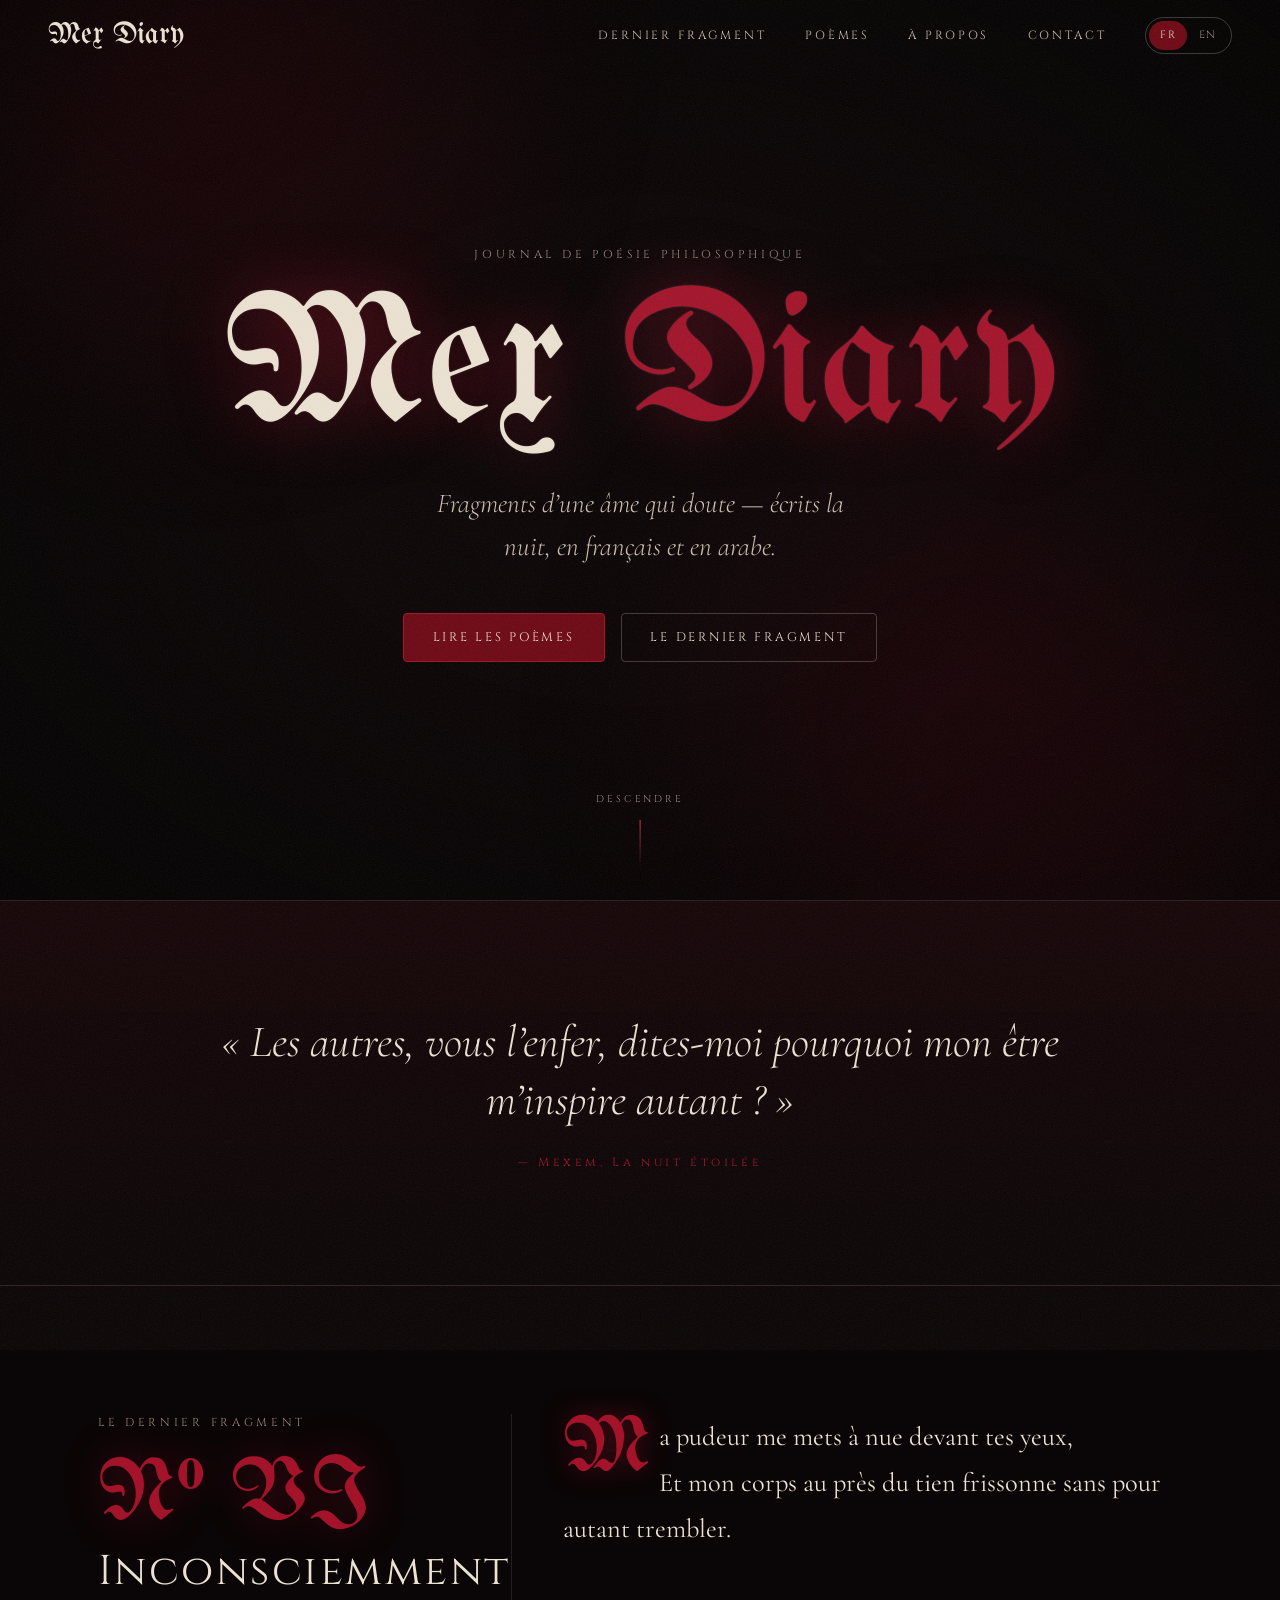
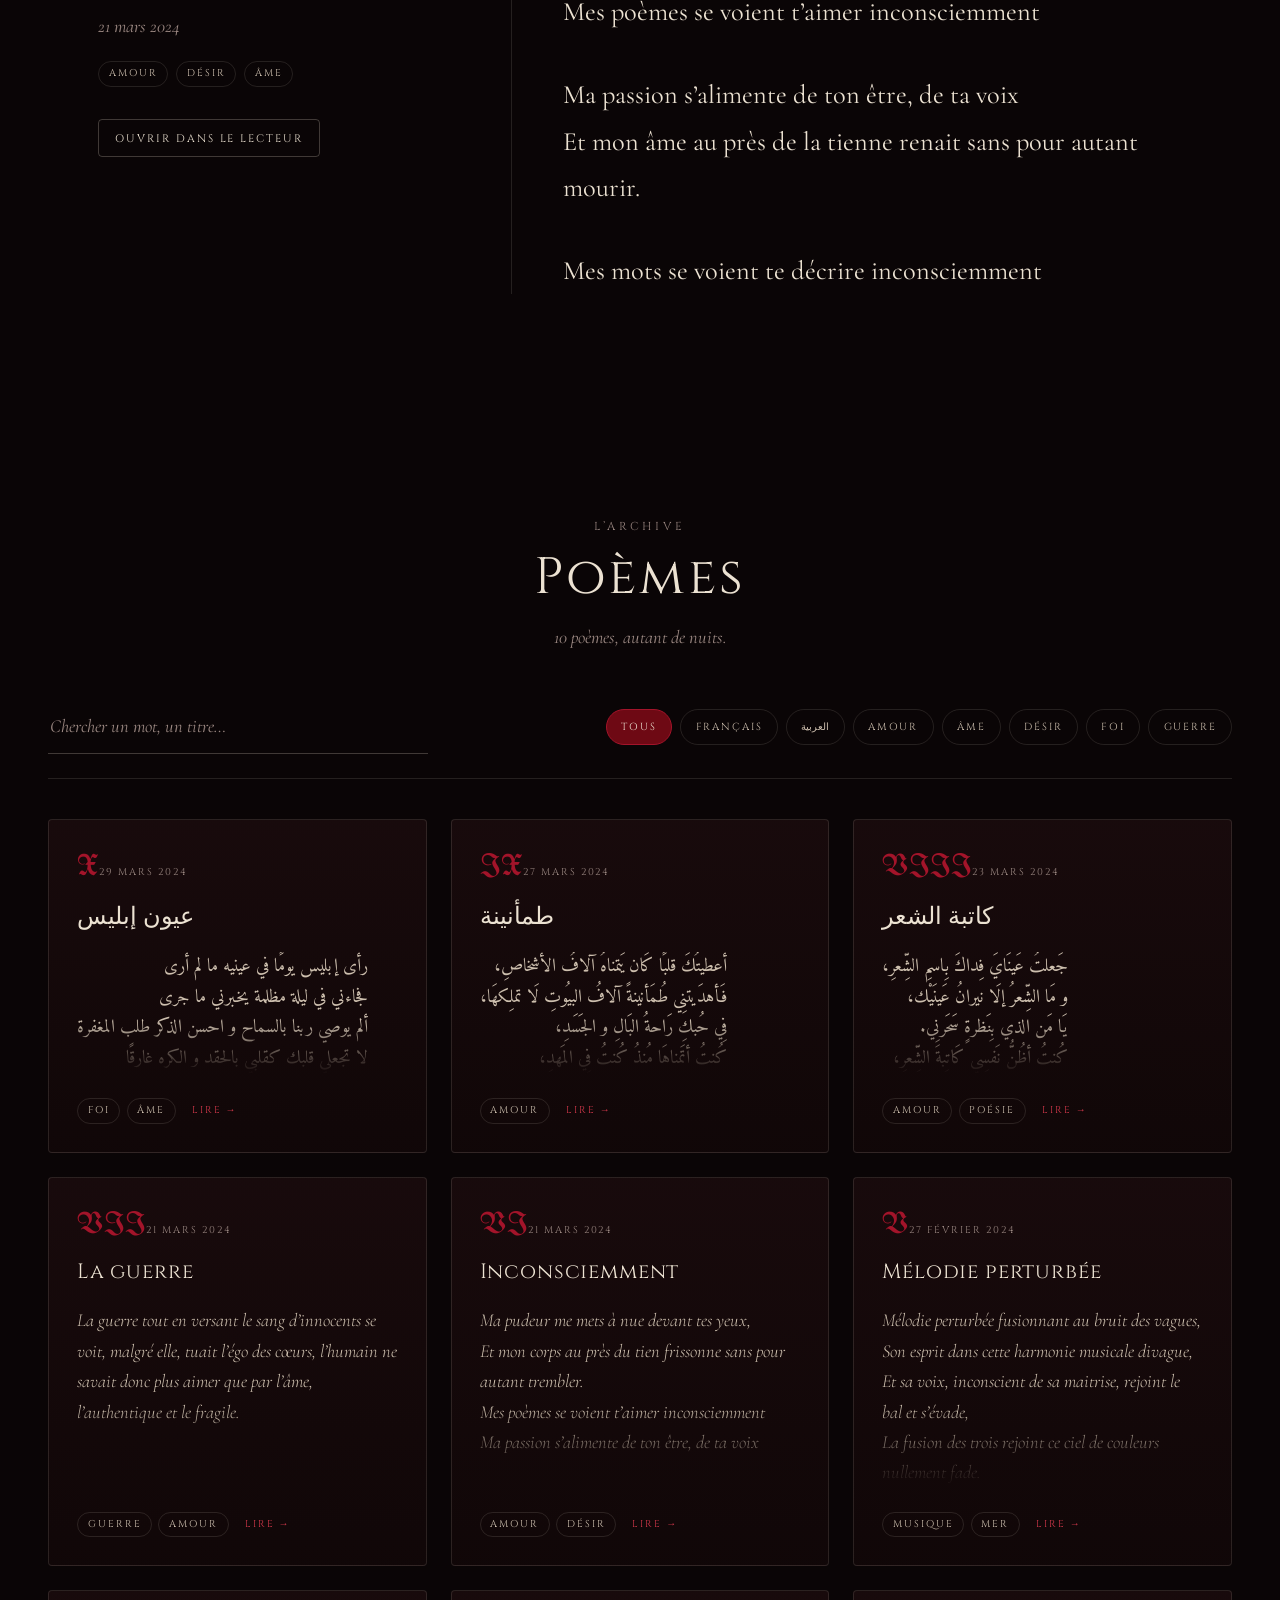
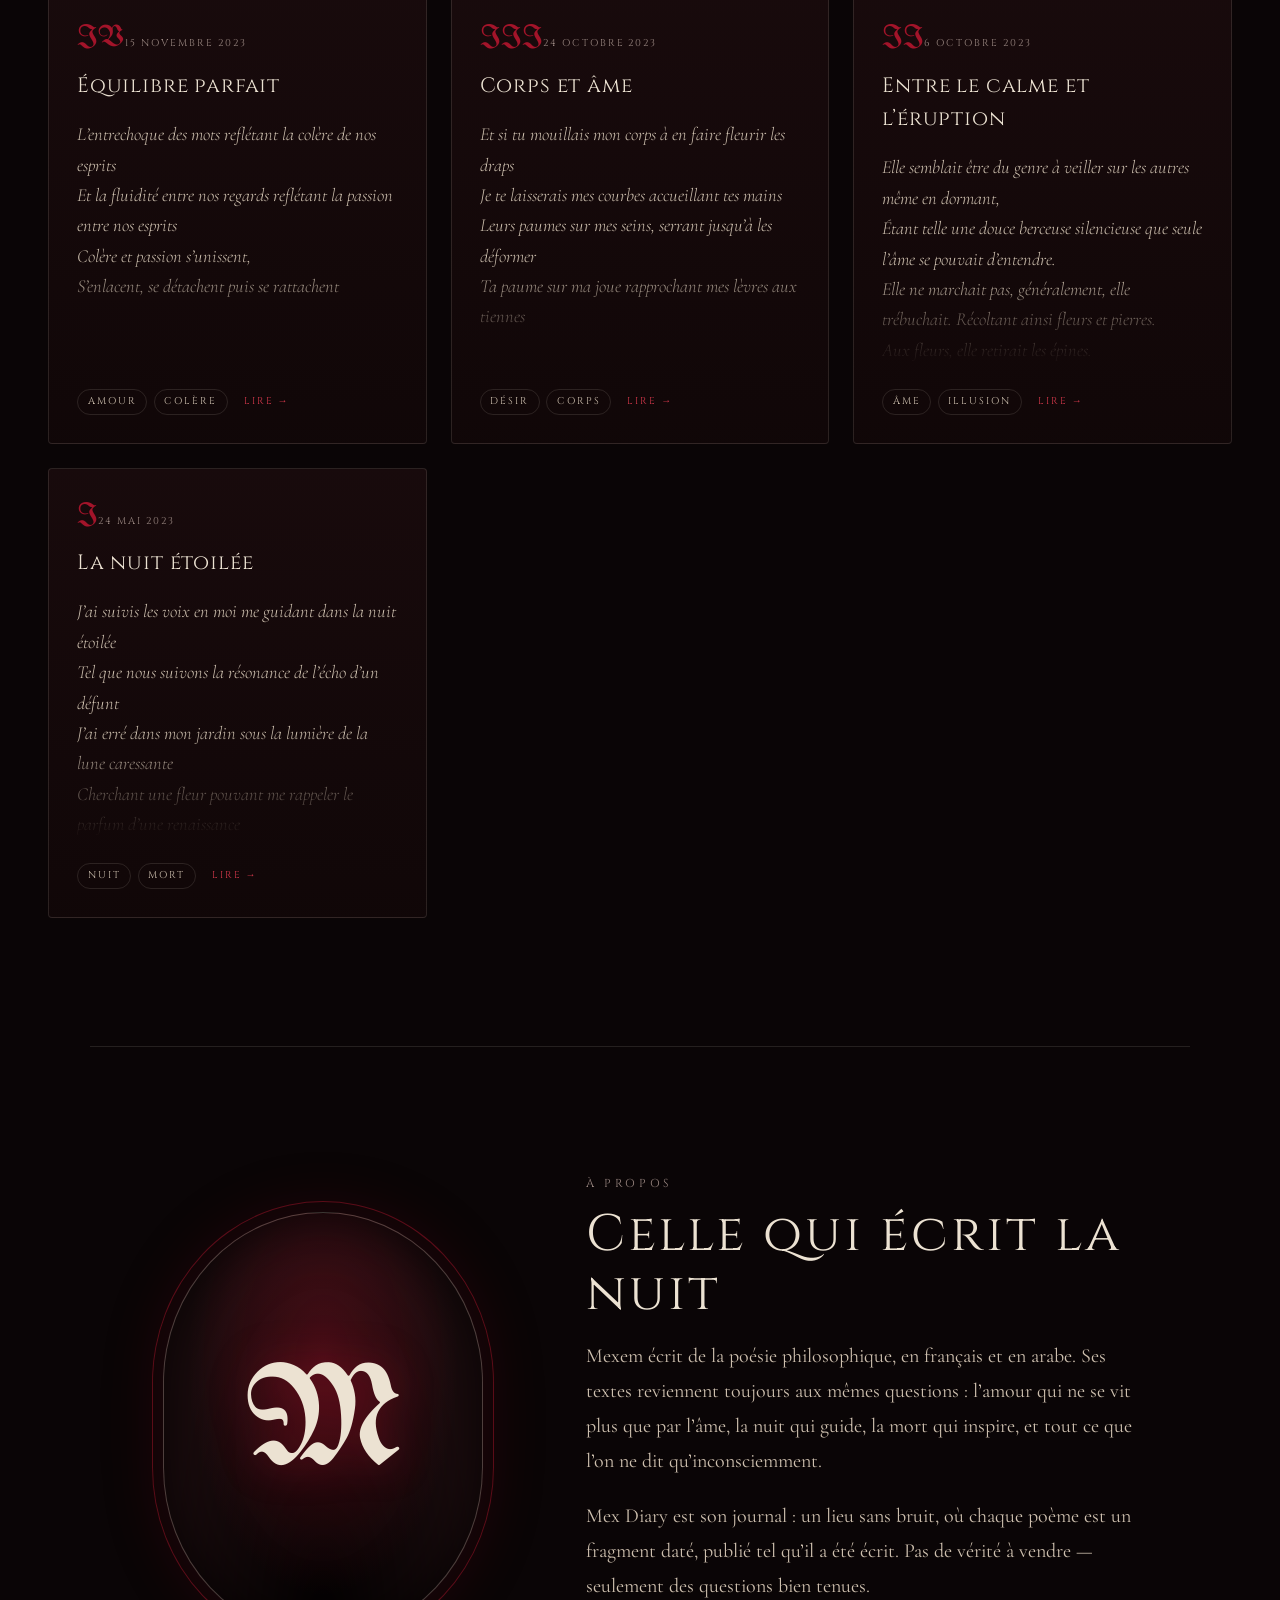
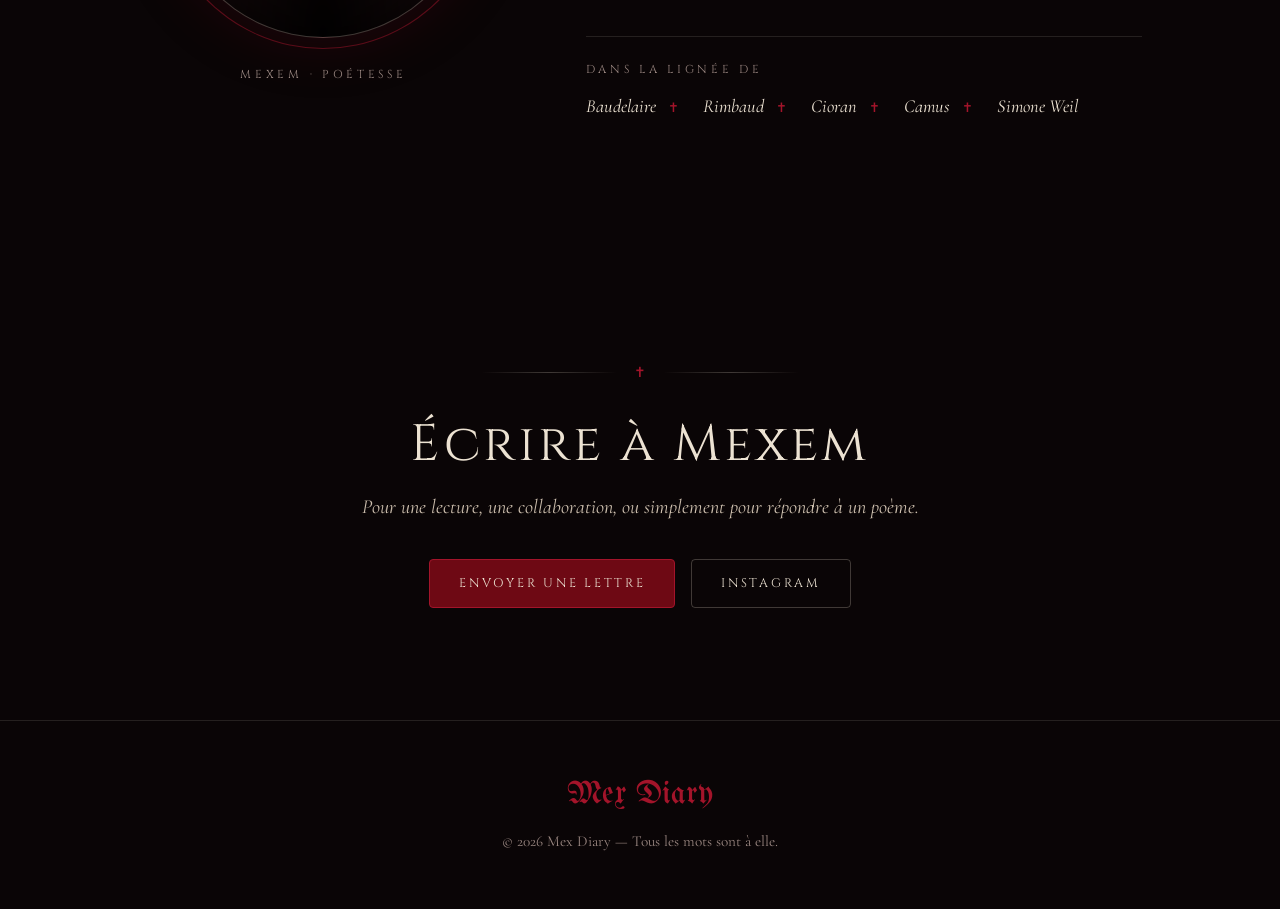
<file: index.html>
<!DOCTYPE html>
<html lang="fr">
<head>
  <meta charset="UTF-8">
  <meta name="viewport" content="width=device-width, initial-scale=1.0">
  <title>Mex Diary — Poésie philosophique</title>
  <meta name="description" content="Mex Diary : le journal de poésie philosophique de Mexem. Poèmes en français et en arabe sur l’amour, l’âme, la nuit et la mort.">
  <meta name="theme-color" content="#0a0506">
  <meta property="og:title" content="Mex Diary">
  <meta property="og:description" content="Fragments d’une âme qui doute — poésie philosophique, écrite la nuit, en français et en arabe.">
  <link rel="icon" href="data:image/svg+xml,%3Csvg xmlns='http://www.w3.org/2000/svg' viewBox='0 0 64 64'%3E%3Crect width='64' height='64' fill='%230a0506'/%3E%3Ctext x='50%25' y='54%25' dominant-baseline='middle' text-anchor='middle' font-family='serif' font-size='44' fill='%23a3142a'%3EM%3C/text%3E%3C/svg%3E">
  <link rel="preconnect" href="https://fonts.googleapis.com">
  <link rel="preconnect" href="https://fonts.gstatic.com" crossorigin>
  <link href="https://fonts.googleapis.com/css2?family=Cinzel:wght@400;600&family=Cormorant+Garamond:ital,wght@0,300;0,400;0,500;1,300;1,400;1,500&family=UnifrakturMaguntia&family=Amiri:ital,wght@0,400;0,700;1,400&display=swap" rel="stylesheet">
  <link rel="stylesheet" href="assets/css/theme.css?v=3">
  <link rel="stylesheet" href="assets/css/site.css?v=3">
</head>
<body>
  <div class="grain" aria-hidden="true"></div>
  <div class="mist" aria-hidden="true"><span></span><span></span><span></span></div>

  <!-- Navigation -->
  <header class="nav" id="nav">
    <a href="#top" class="nav-logo" aria-label="Mex Diary">Mex Diary</a>

    <nav class="nav-menu" id="navMenu" aria-label="Navigation">
      <a href="#dernier" data-i18n="nav.latest">Dernier fragment</a>
      <a href="#poemes" data-i18n="nav.poems">Poèmes</a>
      <a href="#apropos" data-i18n="nav.about">À propos</a>
      <a href="#contact" data-i18n="nav.contact">Contact</a>
      <div class="lang" role="group" aria-label="Langue / Language">
        <button type="button" data-lang="fr" aria-pressed="true">FR</button>
        <button type="button" data-lang="en" aria-pressed="false">EN</button>
      </div>
    </nav>

    <button type="button" class="burger" id="burger" aria-label="Menu" aria-expanded="false" aria-controls="navMenu">
      <span></span><span></span>
    </button>
  </header>

  <main id="top">
    <!-- Hero -->
    <section class="hero">
      <p class="eyebrow hero-eyebrow" data-i18n="hero.eyebrow">Journal de poésie philosophique</p>
      <h1 class="hero-title">Mex <span>Diary</span></h1>
      <p class="hero-lede" data-i18n="hero.lede">Fragments d’une âme qui doute — écrits la nuit, en français et en arabe.</p>
      <div class="hero-actions">
        <a href="#poemes" class="btn btn-blood" data-i18n="hero.read">Lire les poèmes</a>
        <a href="#dernier" class="btn" data-i18n="hero.latest">Le dernier fragment</a>
      </div>
      <a href="#dernier" class="hero-scroll" aria-label="Descendre">
        <span data-i18n="hero.scroll">descendre</span>
        <i aria-hidden="true"></i>
      </a>
    </section>

    <!-- Epigraph -->
    <section class="epigraph" aria-label="Épigraphe">
      <blockquote>
        <p>« Les autres, vous l’enfer, dites-moi pourquoi mon être m’inspire autant ? »</p>
        <cite>— Mexem, <span data-i18n="epigraph.source">La nuit étoilée</span></cite>
      </blockquote>
    </section>

    <!-- Featured poem -->
    <section class="featured" id="dernier" aria-labelledby="featuredTitle">
      <div class="featured-meta">
        <p class="eyebrow" data-i18n="featured.eyebrow">Le dernier fragment</p>
        <p class="featured-num" id="featuredNum"></p>
        <h2 class="featured-title" id="featuredTitle">…</h2>
        <p class="featured-date" id="featuredDate"></p>
        <div class="featured-tags" id="featuredTags"></div>
        <button type="button" class="btn btn-small" id="featuredOpen" data-i18n="featured.open">Ouvrir dans le lecteur</button>
      </div>
      <div class="featured-poem poem-body dropcap" id="featuredBody"></div>
    </section>

    <!-- Archive -->
    <section class="archive" id="poemes" aria-labelledby="archiveTitle">
      <header class="section-head">
        <p class="eyebrow" data-i18n="archive.eyebrow">L'archive</p>
        <h2 id="archiveTitle" data-i18n="archive.title">Poèmes</h2>
        <p class="section-sub" id="archiveCount"></p>
      </header>

      <div class="archive-tools">
        <label class="search">
          <span class="sr-only" data-i18n="archive.search">Chercher un poème</span>
          <input type="search" id="search" placeholder="Chercher un mot, un titre…" data-i18n-placeholder="archive.searchPh" autocomplete="off">
        </label>
        <div class="chips" id="chips" role="group" aria-label="Thèmes"></div>
      </div>

      <div class="poem-grid" id="poemGrid" aria-live="polite"></div>
      <p class="empty" id="empty" hidden data-i18n="archive.empty">Aucun poème ne répond à ce silence.</p>
    </section>

    <!-- About -->
    <section class="about" id="apropos" aria-labelledby="aboutTitle">
      <div class="portrait" aria-hidden="true">
        <div class="portrait-frame"><span>M</span></div>
        <p class="eyebrow portrait-caption">Mexem · Poétesse</p>
      </div>
      <div class="about-text">
        <p class="eyebrow" data-i18n="about.eyebrow">À propos</p>
        <h2 id="aboutTitle" data-i18n="about.title">Celle qui écrit la nuit</h2>
        <p data-i18n="about.p1">Mexem écrit de la poésie philosophique, en français et en arabe. Ses textes reviennent toujours aux mêmes questions : l’amour qui ne se vit plus que par l’âme, la nuit qui guide, la mort qui inspire, et tout ce que l’on ne dit qu’inconsciemment.</p>
        <p data-i18n="about.p2">Mex Diary est son journal : un lieu sans bruit, où chaque poème est un fragment daté, publié tel qu’il a été écrit. Pas de vérité à vendre — seulement des questions bien tenues.</p>
        <div class="influences">
          <p class="eyebrow" data-i18n="about.lineage">Dans la lignée de</p>
          <ul>
            <li>Baudelaire</li><li>Rimbaud</li><li>Cioran</li><li>Camus</li><li>Simone Weil</li>
          </ul>
        </div>
      </div>
    </section>

    <!-- Contact -->
    <section class="contact" id="contact" aria-labelledby="contactTitle">
      <div class="ornament" aria-hidden="true">✝</div>
      <h2 id="contactTitle" data-i18n="contact.title">Écrire à Mexem</h2>
      <p data-i18n="contact.text">Pour une lecture, une collaboration, ou simplement pour répondre à un poème.</p>
      <div class="contact-links">
        <!-- REPLACE with her real addresses -->
        <a class="btn btn-blood" href="mailto:contact@example.com" data-i18n="contact.email">Envoyer une lettre</a>
        <a class="btn" href="https://instagram.com/" target="_blank" rel="noopener">Instagram</a>
      </div>
    </section>
  </main>

  <footer class="footer">
    <p class="footer-logo">Mex Diary</p>
    <p data-i18n="footer.text">© 2026 Mex Diary — Tous les mots sont à elle.</p>
  </footer>

  <!-- Poem reader -->
  <dialog class="reader" id="reader" aria-labelledby="readerTitle">
    <div class="reader-inner">
      <header class="reader-head">
        <span class="eyebrow" id="readerNum"></span>
        <div class="reader-head-actions">
          <button type="button" class="reader-icon" id="readerCopy" data-i18n-title="reader.copy" title="Copier le lien" aria-label="Copier le lien">⧉</button>
          <button type="button" class="reader-icon" id="readerClose" data-i18n-title="reader.close" title="Fermer" aria-label="Fermer">✕</button>
        </div>
      </header>
      <article class="reader-article">
        <h2 class="reader-title" id="readerTitle"></h2>
        <p class="reader-date" id="readerDate"></p>
        <div class="reader-toggle" id="readerToggle" hidden role="group">
          <button type="button" data-view="fr" aria-pressed="true">Original</button>
          <button type="button" data-view="en" aria-pressed="false" data-i18n="reader.translation">Traduction</button>
        </div>
        <figure class="reader-figure" id="readerFigure" hidden><img id="readerImage" alt="" loading="lazy"></figure>
        <div class="poem-body dropcap" id="readerBody"></div>
        <div class="reader-tags" id="readerTags"></div>
      </article>
      <footer class="reader-nav">
        <button type="button" class="btn btn-small" id="readerPrev">← <span data-i18n="reader.prev">Précédent</span></button>
        <button type="button" class="btn btn-small" id="readerNext"><span data-i18n="reader.next">Suivant</span> →</button>
      </footer>
    </div>
  </dialog>

  <div class="toast" id="toast" role="status" aria-live="polite"></div>

  <script src="assets/js/common.js?v=3"></script>
  <script src="assets/js/site.js?v=3"></script>
</body>
</html>
</file>
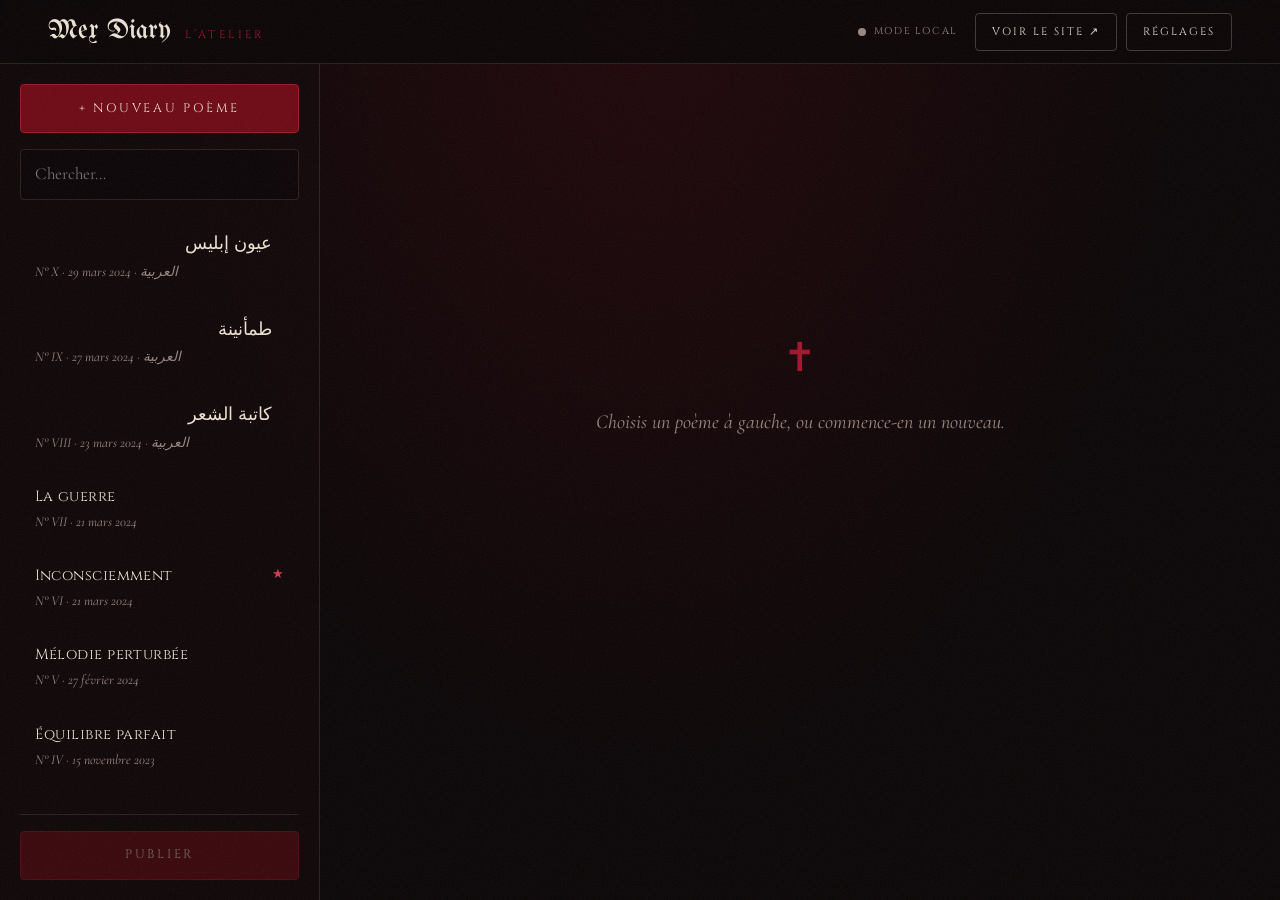
<file: admin.html>
<!DOCTYPE html>
<html lang="fr">
<head>
  <meta charset="UTF-8">
  <meta name="viewport" content="width=device-width, initial-scale=1.0">
  <meta name="robots" content="noindex, nofollow">
  <title>L’atelier — Mex Diary</title>
  <meta name="theme-color" content="#0a0506">
  <link rel="icon" href="data:image/svg+xml,%3Csvg xmlns='http://www.w3.org/2000/svg' viewBox='0 0 64 64'%3E%3Crect width='64' height='64' fill='%230a0506'/%3E%3Ctext x='50%25' y='54%25' dominant-baseline='middle' text-anchor='middle' font-family='serif' font-size='44' fill='%23a3142a'%3EM%3C/text%3E%3C/svg%3E">
  <link rel="preconnect" href="https://fonts.googleapis.com">
  <link rel="preconnect" href="https://fonts.gstatic.com" crossorigin>
  <link href="https://fonts.googleapis.com/css2?family=Cinzel:wght@400;600&family=Cormorant+Garamond:ital,wght@0,300;0,400;0,500;1,300;1,400&family=UnifrakturMaguntia&family=Amiri:wght@400;700&display=swap" rel="stylesheet">
  <link rel="stylesheet" href="assets/css/theme.css?v=3">
  <link rel="stylesheet" href="assets/css/admin.css?v=3">
</head>
<body>
  <div class="grain" aria-hidden="true"></div>

  <header class="bar">
    <div class="bar-brand">
      <a href="index.html" class="bar-logo">Mex Diary</a>
      <span class="bar-sub">L’atelier</span>
    </div>
    <div class="bar-actions">
      <span class="status" id="status"><i></i><span id="statusText">Mode local</span></span>
      <a href="index.html" target="_blank" rel="noopener" class="btn btn-small">Voir le site ↗</a>
      <button type="button" class="btn btn-small" id="openSettings">Réglages</button>
    </div>
  </header>

  <div class="layout">
    <!-- Poem list -->
    <aside class="side" id="side">
      <button type="button" class="btn btn-blood side-new" id="newPoem">+ Nouveau poème</button>
      <label class="side-search">
        <span class="sr-only">Chercher</span>
        <input type="search" id="listSearch" placeholder="Chercher…" autocomplete="off">
      </label>
      <ul class="list" id="list" aria-label="Poèmes"></ul>
      <div class="side-foot">
        <p id="dirtyNote" class="dirty-note" hidden></p>
        <button type="button" class="btn btn-blood side-publish" id="publish">Publier</button>
      </div>
    </aside>

    <!-- Editor -->
    <main class="editor" id="editor">
      <div class="editor-empty" id="editorEmpty">
        <p class="editor-empty-mark">✝</p>
        <p>Choisis un poème à gauche, ou commence-en un nouveau.</p>
      </div>

      <form class="form" id="form" hidden autocomplete="off">
        <div class="form-top">
          <button type="button" class="back-to-list" id="backToList">← Poèmes</button>
          <div class="tabs" role="tablist">
            <button type="button" role="tab" id="tabWrite" aria-selected="true">Écrire</button>
            <button type="button" role="tab" id="tabPreview" aria-selected="false">Aperçu</button>
          </div>
        </div>

        <div class="pane" id="paneWrite">
          <label class="field field-title">
            <span>Titre</span>
            <input type="text" id="fTitle" required placeholder="Sans titre">
          </label>

          <div class="field-row">
            <label class="field">
              <span>Date</span>
              <input type="date" id="fDate">
            </label>
            <label class="field">
              <span>Langue</span>
              <select id="fLang">
                <option value="fr">Français</option>
                <option value="ar">العربية</option>
              </select>
            </label>
            <label class="field field-check">
              <input type="checkbox" id="fFeatured">
              <span>À la une</span>
            </label>
          </div>

          <label class="field">
            <span>Thèmes <em>séparés par des virgules</em></span>
            <input type="text" id="fTags" placeholder="amour, nuit, âme">
          </label>

          <label class="field">
            <span>Poème <em>ligne vide = nouvelle strophe</em></span>
            <textarea id="fBody" rows="16" placeholder="Écris ici…" spellcheck="true"></textarea>
          </label>
          <p class="counts" id="counts"></p>

          <details class="more">
            <summary>Plus d’options</summary>
            <label class="field">
              <span>Traduction anglaise <em>facultatif</em></span>
              <textarea id="fTranslation" rows="8" lang="en"></textarea>
            </label>
            <label class="field">
              <span>Image <em>lien vers une image, facultatif</em></span>
              <input type="url" id="fImage" placeholder="https://…">
            </label>
          </details>
        </div>

        <div class="pane preview" id="panePreview" hidden>
          <p class="eyebrow" id="pvMeta"></p>
          <h2 class="pv-title" id="pvTitle"></h2>
          <figure class="pv-figure" id="pvFigure" hidden><img id="pvImage" alt=""></figure>
          <div class="poem-body dropcap" id="pvBody"></div>
          <div class="pv-tags" id="pvTags"></div>
        </div>

        <div class="form-actions">
          <button type="button" class="btn btn-small danger" id="deletePoem">Supprimer</button>
          <span class="saved-hint" id="savedHint">Brouillon enregistré sur cet appareil</span>
        </div>
      </form>
    </main>
  </div>

  <!-- Settings -->
  <dialog class="settings" id="settings" aria-labelledby="settingsTitle">
    <form method="dialog" class="settings-inner" id="settingsForm">
      <header class="settings-head">
        <h2 id="settingsTitle">Réglages</h2>
        <button type="submit" class="icon-btn" value="cancel" aria-label="Fermer">✕</button>
      </header>

      <section>
        <h3>Publier sur GitHub</h3>
        <p class="help">Le site lit ses poèmes dans le fichier <code>poems.json</code> du dépôt GitHub. Pour que le bouton <b>Publier</b> fonctionne, l’atelier a besoin d’un jeton d’accès limité à ce dépôt.</p>
        <div class="field-row">
          <label class="field"><span>Compte GitHub</span><input type="text" id="sOwner" placeholder="nom-du-compte"></label>
          <label class="field"><span>Dépôt</span><input type="text" id="sRepo" placeholder="max-diary"></label>
        </div>
        <div class="field-row">
          <label class="field"><span>Branche</span><input type="text" id="sBranch" placeholder="main"></label>
          <label class="field"><span>Fichier</span><input type="text" id="sPath" placeholder="poems.json"></label>
        </div>
        <label class="field">
          <span>Jeton d’accès <em>reste uniquement dans ce navigateur</em></span>
          <input type="password" id="sToken" placeholder="github_pat_…" autocomplete="off">
        </label>
        <details class="help-details">
          <summary>Comment créer le jeton ?</summary>
          <ol>
            <li>Sur GitHub : <b>Settings → Developer settings → Fine-grained tokens → Generate new token</b>.</li>
            <li><b>Repository access</b> : « Only select repositories » → choisis uniquement le dépôt du site.</li>
            <li><b>Permissions → Contents</b> : « Read and write ». Rien d’autre.</li>
            <li>Copie le jeton et colle-le ici. Ne le partage jamais.</li>
          </ol>
        </details>
        <div class="settings-buttons">
          <button type="button" class="btn btn-small" id="testConn">Tester la connexion</button>
          <button type="button" class="btn btn-small" id="forgetToken">Oublier le jeton</button>
          <button type="button" class="btn btn-small btn-blood" id="saveSettings">Enregistrer</button>
        </div>
        <p class="conn-result" id="connResult" role="status"></p>
      </section>

      <section>
        <h3>Sauvegarde</h3>
        <p class="help">Télécharge tous les poèmes dans un fichier, ou recharge un fichier <code>poems.json</code>.</p>
        <div class="settings-buttons">
          <button type="button" class="btn btn-small" id="exportJson">Télécharger poems.json</button>
          <label class="btn btn-small file-btn">Importer…<input type="file" id="importJson" accept="application/json,.json" hidden></label>
          <button type="button" class="btn btn-small" id="reloadRemote">Recharger depuis le site</button>
        </div>
      </section>
    </form>
  </dialog>

  <div class="toast" id="toast" role="status" aria-live="polite"></div>

  <script src="assets/js/common.js?v=3"></script>
  <script src="assets/js/admin.js?v=3"></script>
</body>
</html>
</file>
<file: assets/css/theme.css>
/* Mex Diary — shared gothic theme (site + dashboard) */
*, *::before, *::after { margin: 0; padding: 0; box-sizing: border-box; }

:root {
  color-scheme: dark;

  --ink: #0a0506;
  --ink-2: #120809;
  --ink-3: #1b0c0e;
  --blood: #6e0914;
  --crimson: #a3142a;
  --ember: #d6394c;
  --bone: #ece2d2;
  --bone-dim: #cdbfae;
  --ash: #9a8781;
  --line: rgba(236, 226, 210, 0.12);
  --line-strong: rgba(236, 226, 210, 0.24);
  --glow: 0 0 40px rgba(163, 20, 42, 0.45);

  --f-black: 'UnifrakturMaguntia', 'Old English Text MT', serif;
  --f-caps: 'Cinzel', 'Trajan Pro', serif;
  --f-serif: 'Cormorant Garamond', 'Garamond', 'Times New Roman', serif;
  --f-arabic: 'Amiri', 'Geeza Pro', 'Traditional Arabic', serif;

  --nav-h: 72px;
  --gutter: clamp(1.25rem, 4vw, 3rem);
  --radius: 4px;
}

html { scroll-behavior: smooth; -webkit-text-size-adjust: 100%; }

[hidden] { display: none !important; }

body {
  background: var(--ink);
  color: var(--bone);
  font-family: var(--f-serif);
  font-size: 1.15rem;
  line-height: 1.6;
  overflow-x: hidden;
  -webkit-font-smoothing: antialiased;
}

::selection { background: var(--crimson); color: var(--bone); }

a { color: inherit; }

button, input, textarea, select { font: inherit; color: inherit; }

:focus-visible { outline: 1px solid var(--ember); outline-offset: 3px; }

/* Film grain over everything, never blocks clicks */
.grain {
  position: fixed;
  inset: -50%;
  z-index: 900;
  pointer-events: none;
  opacity: 0.07;
  background-image: url("data:image/svg+xml,%3Csvg xmlns='http://www.w3.org/2000/svg' width='220' height='220'%3E%3Cfilter id='n'%3E%3CfeTurbulence type='fractalNoise' baseFrequency='0.85' numOctaves='3' stitchTiles='stitch'/%3E%3C/filter%3E%3Crect width='100%25' height='100%25' filter='url(%23n)'/%3E%3C/svg%3E");
  animation: grain 1.2s steps(6) infinite;
}

@keyframes grain {
  0% { transform: translate(0, 0); }
  20% { transform: translate(-3%, 2%); }
  40% { transform: translate(2%, -3%); }
  60% { transform: translate(-2%, -1%); }
  80% { transform: translate(3%, 3%); }
  100% { transform: translate(0, 0); }
}

/* Small caps label */
.eyebrow {
  font-family: var(--f-caps);
  font-size: 0.72rem;
  letter-spacing: 0.32em;
  text-transform: uppercase;
  color: var(--ash);
}

/* Ornamental divider: ——— ✝ ——— */
.ornament {
  display: flex;
  align-items: center;
  gap: 1rem;
  color: var(--crimson);
  font-size: 0.9rem;
}
.ornament::before, .ornament::after {
  content: '';
  flex: 1;
  height: 1px;
  background: linear-gradient(90deg, transparent, var(--line-strong), transparent);
}

/* Buttons */
.btn {
  display: inline-flex;
  align-items: center;
  justify-content: center;
  gap: 0.6rem;
  min-height: 48px;
  padding: 0.85rem 1.8rem;
  font-family: var(--f-caps);
  font-size: 0.78rem;
  letter-spacing: 0.22em;
  text-transform: uppercase;
  text-decoration: none;
  border: 1px solid var(--line-strong);
  border-radius: var(--radius);
  background: transparent;
  color: var(--bone);
  cursor: pointer;
  transition: background 0.3s ease, border-color 0.3s ease, box-shadow 0.3s ease, color 0.3s ease;
}
.btn:hover { border-color: var(--ember); color: #fff; }
.btn-blood { background: var(--blood); border-color: var(--crimson); }
.btn-blood:hover { background: var(--crimson); box-shadow: var(--glow); }
.btn-small { min-height: 38px; padding: 0.5rem 1rem; font-size: 0.68rem; letter-spacing: 0.18em; }
.btn[disabled] { opacity: 0.45; cursor: not-allowed; box-shadow: none; }

/* Poem typography (site reader, featured, dashboard preview) */
.poem-body {
  font-family: var(--f-serif);
  font-size: clamp(1.2rem, 2.1vw, 1.45rem);
  line-height: 1.75;
  color: var(--bone);
  font-weight: 400;
}
.poem-body .stanza + .stanza { margin-top: 1.4em; }
.poem-body.dropcap .stanza + .stanza { clear: left; } /* drop cap never leaks into the next stanza */
.poem-body.dropcap .stanza:first-child::first-letter {
  font-family: var(--f-black);
  float: left;
  font-size: 3em;
  line-height: 0.8;
  padding: 0.06em 0.12em 0 0;
  color: var(--crimson);
  text-shadow: 0 0 24px rgba(163, 20, 42, 0.5);
}

/* Arabic poems: right-to-left, Amiri, no Latin drop cap */
[lang="ar"] { font-family: var(--f-arabic); font-style: normal !important; letter-spacing: 0 !important; text-transform: none !important; }
.poem-body[lang="ar"] { line-height: 2.1; font-size: clamp(1.25rem, 2.2vw, 1.55rem); text-align: right; }
.poem-body[lang="ar"] .stanza:first-child::first-letter { all: unset; }

.tag {
  display: inline-block;
  font-family: var(--f-caps);
  font-size: 0.62rem;
  letter-spacing: 0.2em;
  text-transform: uppercase;
  color: var(--bone-dim);
  border: 1px solid var(--line);
  padding: 0.25rem 0.6rem;
  border-radius: 999px;
}

.sr-only {
  position: absolute; width: 1px; height: 1px; padding: 0; margin: -1px;
  overflow: hidden; clip: rect(0, 0, 0, 0); white-space: nowrap; border: 0;
}

@media (prefers-reduced-motion: reduce) {
  *, *::before, *::after { animation-duration: 0.001ms !important; animation-iteration-count: 1 !important; transition-duration: 0.001ms !important; }
  html { scroll-behavior: auto; }
}
</file>
<file: assets/css/site.css>
/* Mex Diary — public site */

/* Drifting red haze behind everything */
.mist { position: fixed; inset: 0; z-index: 0; pointer-events: none; overflow: hidden; }
.mist span {
  position: absolute;
  width: 70vmax; height: 70vmax;
  border-radius: 50%;
  filter: blur(60px);
  opacity: 0.55;
  animation: drift 28s ease-in-out infinite alternate;
}
.mist span:nth-child(1) { background: radial-gradient(circle, rgba(110, 9, 20, 0.55), transparent 65%); top: -30vmax; left: -20vmax; }
.mist span:nth-child(2) { background: radial-gradient(circle, rgba(163, 20, 42, 0.28), transparent 65%); bottom: -35vmax; right: -25vmax; animation-duration: 34s; }
.mist span:nth-child(3) { background: radial-gradient(circle, rgba(60, 4, 12, 0.6), transparent 60%); top: 30%; left: 40%; animation-duration: 40s; }
@keyframes drift {
  from { transform: translate(0, 0) scale(1); }
  to { transform: translate(8vw, 6vh) scale(1.15); }
}

main, .footer { position: relative; z-index: 1; }

/* ---------- Navigation ---------- */
.nav {
  position: fixed;
  inset: 0 0 auto 0;
  z-index: 500;
  height: var(--nav-h);
  display: flex;
  align-items: center;
  justify-content: space-between;
  padding: 0 var(--gutter);
  transition: background 0.4s ease, border-color 0.4s ease;
  border-bottom: 1px solid transparent;
}
.nav.scrolled {
  background: rgba(10, 5, 6, 0.86);
  backdrop-filter: blur(14px);
  -webkit-backdrop-filter: blur(14px);
  border-color: var(--line);
}

.nav-logo {
  font-family: var(--f-black);
  font-size: 1.9rem;
  color: var(--bone);
  text-decoration: none;
  line-height: 1;
  transition: color 0.3s ease, text-shadow 0.3s ease;
}
.nav-logo:hover { color: #fff; text-shadow: 0 0 18px rgba(214, 57, 76, 0.7); }

.nav-menu { display: flex; align-items: center; gap: clamp(1.25rem, 3vw, 2.5rem); }
.nav-menu > a {
  font-family: var(--f-caps);
  font-size: 0.74rem;
  letter-spacing: 0.24em;
  text-transform: uppercase;
  text-decoration: none;
  color: var(--bone-dim);
  position: relative;
  padding: 0.4rem 0;
  transition: color 0.3s ease;
}
.nav-menu > a::after {
  content: '';
  position: absolute;
  left: 0; right: 0; bottom: 0;
  height: 1px;
  background: var(--ember);
  transform: scaleX(0);
  transition: transform 0.35s ease;
}
.nav-menu > a:hover { color: var(--bone); }
.nav-menu > a:hover::after { transform: scaleX(1); }

.lang { display: flex; border: 1px solid var(--line-strong); border-radius: 999px; padding: 3px; }
.lang button {
  background: none; border: 0; cursor: pointer;
  font-family: var(--f-caps); font-size: 0.66rem; letter-spacing: 0.15em;
  padding: 0.35rem 0.7rem; border-radius: 999px; color: var(--ash);
  transition: background 0.3s ease, color 0.3s ease;
}
.lang button[aria-pressed="true"] { background: var(--blood); color: var(--bone); }

.burger {
  display: none;
  width: 44px; height: 44px;
  margin-right: -10px;
  background: none; border: 0; cursor: pointer;
  position: relative; z-index: 2;
}
.burger span {
  position: absolute; left: 10px; right: 10px; height: 1px;
  background: var(--bone);
  transition: transform 0.35s ease, top 0.35s ease;
}
.burger span:nth-child(1) { top: 17px; }
.burger span:nth-child(2) { top: 26px; }
.burger[aria-expanded="true"] span:nth-child(1) { top: 21px; transform: rotate(45deg); }
.burger[aria-expanded="true"] span:nth-child(2) { top: 21px; transform: rotate(-45deg); }

/* ---------- Hero ---------- */
.hero {
  min-height: 100vh;
  min-height: 100svh;
  display: flex;
  flex-direction: column;
  align-items: center;
  justify-content: center;
  text-align: center;
  padding: calc(var(--nav-h) + 2rem) var(--gutter) 6rem;
  position: relative;
}
.hero::after {
  /* vignette */
  content: '';
  position: absolute; inset: 0;
  background: radial-gradient(ellipse at center, transparent 40%, rgba(0, 0, 0, 0.65) 100%);
  pointer-events: none;
  z-index: -1;
}

.hero-eyebrow { opacity: 0; animation: rise 1.2s 0.2s ease forwards; }

.hero-title {
  font-family: var(--f-black);
  font-weight: 400;
  font-size: clamp(4.2rem, 16vw, 11.5rem);
  line-height: 0.9;
  margin: 1.5rem 0 1.75rem;
  color: var(--bone);
  text-shadow: 0 0 60px rgba(163, 20, 42, 0.55), 0 0 2px rgba(255, 255, 255, 0.2);
  opacity: 0;
  animation: rise 1.6s 0.4s ease forwards, flicker 7s 2.4s infinite;
}
.hero-title span { color: var(--crimson); }

@keyframes flicker {
  0%, 100% { text-shadow: 0 0 60px rgba(163, 20, 42, 0.55), 0 0 2px rgba(255, 255, 255, 0.2); }
  46% { text-shadow: 0 0 60px rgba(163, 20, 42, 0.55), 0 0 2px rgba(255, 255, 255, 0.2); }
  48% { text-shadow: 0 0 30px rgba(163, 20, 42, 0.25), 0 0 2px rgba(255, 255, 255, 0.1); }
  50% { text-shadow: 0 0 80px rgba(214, 57, 76, 0.7), 0 0 2px rgba(255, 255, 255, 0.3); }
  52% { text-shadow: 0 0 60px rgba(163, 20, 42, 0.55), 0 0 2px rgba(255, 255, 255, 0.2); }
}

.hero-lede {
  font-style: italic;
  font-weight: 300;
  font-size: clamp(1.25rem, 2.6vw, 1.7rem);
  color: var(--bone-dim);
  max-width: 34ch;
  opacity: 0;
  animation: rise 1.4s 0.9s ease forwards;
}

.hero-actions {
  display: flex; flex-wrap: wrap; justify-content: center; gap: 1rem;
  margin-top: 2.75rem;
  opacity: 0;
  animation: rise 1.4s 1.2s ease forwards;
}

.hero-scroll {
  position: absolute;
  bottom: 2rem; left: 50%;
  transform: translateX(-50%);
  display: flex; flex-direction: column; align-items: center; gap: 0.75rem;
  font-family: var(--f-caps); font-size: 0.62rem; letter-spacing: 0.3em; text-transform: uppercase;
  color: var(--ash); text-decoration: none;
}
.hero-scroll i {
  width: 1px; height: 48px;
  background: linear-gradient(var(--ember), transparent);
  animation: drip 2.4s ease-in-out infinite;
  transform-origin: top;
}
@keyframes drip {
  0% { transform: scaleY(0); opacity: 1; }
  60% { transform: scaleY(1); opacity: 1; }
  100% { transform: scaleY(1); opacity: 0; }
}

@keyframes rise {
  from { opacity: 0; transform: translateY(24px); filter: blur(4px); }
  to { opacity: 1; transform: none; filter: none; }
}

/* ---------- Epigraph ---------- */
.epigraph {
  padding: clamp(4rem, 9vw, 7rem) var(--gutter);
  border-block: 1px solid var(--line);
  background: linear-gradient(180deg, rgba(110, 9, 20, 0.12), rgba(10, 5, 6, 0.4));
  text-align: center;
}
.epigraph blockquote { max-width: 900px; margin: 0 auto; }
.epigraph p {
  font-style: italic;
  font-weight: 300;
  font-size: clamp(1.6rem, 4vw, 2.8rem);
  line-height: 1.3;
}
.epigraph cite {
  display: block;
  margin-top: 1.5rem;
  font-family: var(--f-caps);
  font-style: normal;
  font-size: 0.75rem;
  letter-spacing: 0.3em;
  color: var(--crimson);
}

/* ---------- Shared section bits ---------- */
section h2 {
  font-family: var(--f-caps);
  font-weight: 400;
  font-size: clamp(2rem, 4.5vw, 3.2rem);
  letter-spacing: 0.06em;
  line-height: 1.15;
  margin: 0.75rem 0 1rem;
}
.section-head { text-align: center; margin-bottom: 3rem; }
.section-sub { color: var(--ash); font-style: italic; }

.reveal { opacity: 0; transform: translateY(30px); transition: opacity 1s ease, transform 1s ease; }
.reveal.in { opacity: 1; transform: none; }

/* ---------- Featured poem ---------- */
.featured {
  max-width: 1180px;
  margin: 0 auto;
  padding: clamp(5rem, 10vw, 8rem) var(--gutter);
  display: grid;
  grid-template-columns: minmax(240px, 1fr) 2fr;
  gap: clamp(2.5rem, 6vw, 6rem);
  align-items: start;
  scroll-margin-top: var(--nav-h);
}
.featured-meta { position: sticky; top: calc(var(--nav-h) + 2rem); }
.featured-num {
  font-family: var(--f-black);
  font-size: clamp(3.5rem, 7vw, 5.5rem);
  line-height: 1;
  color: var(--crimson);
  margin-top: 1.25rem;
  text-shadow: var(--glow);
}
.featured-title { font-size: clamp(1.8rem, 3.5vw, 2.6rem) !important; margin-top: 0.5rem !important; }
.featured-date { color: var(--ash); font-style: italic; margin-bottom: 1.25rem; }
.featured-tags { display: flex; flex-wrap: wrap; gap: 0.5rem; margin-bottom: 2rem; }
.featured-poem {
  padding-left: clamp(0rem, 4vw, 3.5rem);
  border-left: 1px solid var(--line);
  font-size: clamp(1.3rem, 2.4vw, 1.65rem);
}

/* ---------- Archive ---------- */
.archive {
  max-width: 1280px;
  margin: 0 auto;
  padding: clamp(4rem, 8vw, 6rem) var(--gutter) clamp(5rem, 10vw, 8rem);
  scroll-margin-top: var(--nav-h);
}

.archive-tools {
  display: flex;
  flex-wrap: wrap;
  align-items: center;
  justify-content: space-between;
  gap: 1rem 2rem;
  margin-bottom: 2.5rem;
  padding-bottom: 1.5rem;
  border-bottom: 1px solid var(--line);
}
.search { flex: 1 1 260px; max-width: 380px; }
.search input {
  width: 100%;
  background: transparent;
  border: 0;
  border-bottom: 1px solid var(--line-strong);
  padding: 0.7rem 0.1rem;
  font-size: 1.15rem;
  font-style: italic;
  color: var(--bone);
  transition: border-color 0.3s ease;
}
.search input::placeholder { color: var(--ash); }
.search input:focus { outline: none; border-color: var(--ember); }

.chips { display: flex; flex-wrap: wrap; gap: 0.5rem; }
.chip {
  font-family: var(--f-caps);
  font-size: 0.64rem;
  letter-spacing: 0.18em;
  text-transform: uppercase;
  padding: 0.5rem 0.9rem;
  min-height: 36px;
  border-radius: 999px;
  border: 1px solid var(--line);
  background: transparent;
  color: var(--bone-dim);
  cursor: pointer;
  transition: all 0.3s ease;
}
.chip:hover { border-color: var(--ember); color: var(--bone); }
.chip[aria-pressed="true"] { background: var(--blood); border-color: var(--crimson); color: var(--bone); }

.poem-grid {
  display: grid;
  grid-template-columns: repeat(auto-fill, minmax(min(300px, 100%), 1fr));
  gap: 1.5rem;
}

.poem-card {
  position: relative;
  display: flex;
  flex-direction: column;
  text-align: left;
  width: 100%;
  padding: 2rem 1.75rem 1.75rem;
  background: linear-gradient(180deg, rgba(27, 12, 14, 0.85), rgba(18, 8, 9, 0.85));
  border: 1px solid var(--line);
  border-radius: var(--radius);
  cursor: pointer;
  color: var(--bone);
  transition: border-color 0.4s ease, transform 0.4s ease, box-shadow 0.4s ease;
  overflow: hidden;
}
.poem-card::before {
  content: '';
  position: absolute; inset: 0 0 auto 0; height: 2px;
  background: linear-gradient(90deg, transparent, var(--crimson), transparent);
  opacity: 0; transition: opacity 0.4s ease;
}
.poem-card:hover, .poem-card:focus-visible {
  border-color: rgba(214, 57, 76, 0.5);
  box-shadow: 0 20px 50px rgba(0, 0, 0, 0.5), 0 0 30px rgba(110, 9, 20, 0.35);
}
@media (hover: hover) { .poem-card:hover { transform: translateY(-4px); } }
.poem-card:hover::before { opacity: 1; }

.card-top { display: flex; justify-content: space-between; align-items: baseline; margin-bottom: 1rem; }
.card-num { font-family: var(--f-black); font-size: 1.9rem; color: var(--crimson); line-height: 1; }
.card-date { font-family: var(--f-caps); font-size: 0.62rem; letter-spacing: 0.2em; color: var(--ash); text-transform: uppercase; }
.card-title, .card-excerpt { display: block; text-align: start; }
.card-title[lang="ar"] { font-size: 1.5rem !important; }
.card-title { font-family: var(--f-caps); font-weight: 400; font-size: 1.3rem; letter-spacing: 0.04em; margin-bottom: 1rem; }
.card-excerpt {
  font-style: italic;
  font-weight: 300;
  color: var(--bone-dim);
  line-height: 1.65;
  flex: 1;
  margin-bottom: 1.5rem;
  -webkit-mask-image: linear-gradient(180deg, #000 55%, transparent);
  mask-image: linear-gradient(180deg, #000 55%, transparent);
}
.card-foot { display: flex; justify-content: space-between; align-items: center; gap: 1rem; }
.card-tags { display: flex; flex-wrap: wrap; gap: 0.4rem; }
.card-read { font-family: var(--f-caps); font-size: 0.62rem; letter-spacing: 0.2em; text-transform: uppercase; color: var(--ember); white-space: nowrap; }

.empty { text-align: center; font-style: italic; color: var(--ash); padding: 3rem 0; }

/* ---------- About ---------- */
.about {
  max-width: 1100px;
  margin: 0 auto;
  padding: clamp(5rem, 10vw, 8rem) var(--gutter);
  display: grid;
  grid-template-columns: 1fr 1.5fr;
  gap: clamp(2.5rem, 6vw, 5rem);
  align-items: center;
  border-top: 1px solid var(--line);
  scroll-margin-top: var(--nav-h);
}
.portrait { text-align: center; }
.portrait-frame {
  width: min(320px, 70vw);
  aspect-ratio: 3 / 4;
  margin: 0 auto;
  border-radius: 50% / 40%;
  border: 1px solid var(--line-strong);
  outline: 1px solid rgba(163, 20, 42, 0.5);
  outline-offset: 10px;
  background:
    radial-gradient(ellipse at 50% 35%, rgba(163, 20, 42, 0.35), transparent 60%),
    radial-gradient(ellipse at 50% 100%, rgba(0, 0, 0, 0.9), transparent 70%),
    var(--ink-3);
  display: grid;
  place-items: center;
  box-shadow: inset 0 0 60px rgba(0, 0, 0, 0.8), 0 0 60px rgba(110, 9, 20, 0.25);
}
.portrait-frame span { font-family: var(--f-black); font-size: clamp(6rem, 14vw, 9rem); color: var(--bone); text-shadow: var(--glow); }
.portrait-caption { margin-top: 1.75rem; }

.about-text p:not(.eyebrow) { color: var(--bone-dim); font-size: 1.25rem; line-height: 1.75; margin-bottom: 1.25rem; }
.influences { margin-top: 2rem; padding-top: 1.5rem; border-top: 1px solid var(--line); }
.influences ul { list-style: none; display: flex; flex-wrap: wrap; gap: 0.5rem 1.5rem; margin-top: 0.75rem; }
.influences li { font-style: italic; color: var(--bone); }
.influences li + li::before { content: '✝'; color: var(--crimson); font-style: normal; font-size: 0.7em; margin-right: 1.5rem; margin-left: -0.75rem; vertical-align: middle; }

/* ---------- Contact ---------- */
.contact {
  text-align: center;
  padding: clamp(4rem, 9vw, 7rem) var(--gutter);
  max-width: 760px;
  margin: 0 auto;
  scroll-margin-top: var(--nav-h);
}
.contact .ornament { max-width: 320px; margin: 0 auto 2rem; }
.contact p { color: var(--bone-dim); font-style: italic; font-size: 1.25rem; }
.contact-links { display: flex; flex-wrap: wrap; justify-content: center; gap: 1rem; margin-top: 2.25rem; }

/* ---------- Footer ---------- */
.footer {
  text-align: center;
  padding: 3rem var(--gutter) 3.5rem;
  border-top: 1px solid var(--line);
  color: var(--ash);
  font-size: 0.95rem;
}
.footer-logo { font-family: var(--f-black); font-size: 2rem; color: var(--crimson); margin-bottom: 0.5rem; }

/* ---------- Reader dialog ---------- */
.reader {
  border: 0;
  padding: 0;
  width: 100%;
  max-width: 100%;
  height: 100%;
  max-height: 100%;
  background: rgba(10, 5, 6, 0.97);
  color: var(--bone);
}
.reader::backdrop { background: rgba(0, 0, 0, 0.7); }
.reader[open] { animation: fade 0.4s ease; }
@keyframes fade { from { opacity: 0; } to { opacity: 1; } }

.reader-inner {
  min-height: 100%;
  display: flex;
  flex-direction: column;
  max-width: 760px;
  margin: 0 auto;
  padding: 1.25rem var(--gutter) 2rem;
}
.reader-head { display: flex; justify-content: space-between; align-items: center; position: sticky; top: 0; padding: 0.5rem 0; background: rgba(10, 5, 6, 0.95); z-index: 1; }
.reader-head-actions { display: flex; gap: 0.25rem; }
.reader-icon {
  width: 44px; height: 44px;
  background: none; border: 1px solid transparent; border-radius: 50%;
  font-size: 1.1rem; color: var(--bone-dim); cursor: pointer;
  transition: border-color 0.3s ease, color 0.3s ease;
}
.reader-icon:hover { border-color: var(--line-strong); color: var(--bone); }

.reader-article { flex: 1; padding: clamp(2rem, 6vh, 4rem) 0 3rem; }
.reader-title { font-family: var(--f-caps); font-weight: 400; font-size: clamp(2rem, 5vw, 3rem); letter-spacing: 0.04em; line-height: 1.15; }
.reader-date { color: var(--ash); font-style: italic; margin: 0.5rem 0 2.5rem; }
.reader-toggle { display: inline-flex; border: 1px solid var(--line-strong); border-radius: 999px; padding: 3px; margin: -1rem 0 2.5rem; }
.reader-toggle button {
  background: none; border: 0; cursor: pointer;
  font-family: var(--f-caps); font-size: 0.64rem; letter-spacing: 0.16em; text-transform: uppercase;
  padding: 0.45rem 0.9rem; border-radius: 999px; color: var(--ash);
}
.reader-toggle button[aria-pressed="true"] { background: var(--blood); color: var(--bone); }
.reader-figure { margin: 0 0 2.5rem; }
.reader-figure img {
  display: block;
  width: 100%;
  max-height: 60vh;
  object-fit: cover;
  border: 1px solid var(--line);
  border-radius: var(--radius);
  filter: grayscale(0.35) contrast(1.05) sepia(0.15);
}
.reader-tags { display: flex; flex-wrap: wrap; gap: 0.5rem; margin-top: 3rem; }
.reader-nav { display: flex; justify-content: space-between; gap: 1rem; border-top: 1px solid var(--line); padding-top: 1.5rem; }

/* ---------- Toast ---------- */
.toast {
  position: fixed;
  left: 50%; bottom: 1.5rem;
  transform: translate(-50%, calc(100% + 3rem));
  visibility: hidden;
  z-index: 1000;
  background: var(--blood);
  border: 1px solid var(--crimson);
  color: var(--bone);
  padding: 0.75rem 1.25rem;
  border-radius: var(--radius);
  font-family: var(--f-caps);
  font-size: 0.7rem;
  letter-spacing: 0.18em;
  text-transform: uppercase;
  transition: transform 0.4s ease, visibility 0s linear 0.4s;
  pointer-events: none;
}
.toast.show { transform: translate(-50%, 0); visibility: visible; transition: transform 0.4s ease; }

/* ---------- Responsive ---------- */
@media (max-width: 900px) {
  .burger { display: block; }
  .nav-menu {
    position: fixed;
    inset: 0;
    z-index: 1;
    flex-direction: column;
    justify-content: center;
    gap: 2rem;
    background: rgba(10, 5, 6, 0.97);
    opacity: 0;
    visibility: hidden;
    transition: opacity 0.4s ease, visibility 0s linear 0.4s;
  }
  .nav-menu.open { opacity: 1; visibility: visible; transition: opacity 0.4s ease; }
  .nav-menu > a { font-size: 1rem; letter-spacing: 0.3em; }
  body.menu-open { overflow: hidden; }

  .featured { grid-template-columns: 1fr; }
  .featured-meta { position: static; }
  .featured-poem { padding-left: 1.25rem; }

  .about { grid-template-columns: 1fr; text-align: center; }
  .influences ul { justify-content: center; }
}

@media (max-width: 560px) {
  :root { --nav-h: 62px; }
  .nav-logo { font-size: 1.6rem; }
  .hero-actions { flex-direction: column; width: 100%; max-width: 320px; }
  .hero-scroll { display: none; }
  .archive-tools { flex-direction: column; align-items: stretch; }
  .search { max-width: none; flex: none; }
  .poem-card { padding: 1.6rem 1.35rem 1.4rem; }
  .about-text p:not(.eyebrow) { font-size: 1.15rem; }
  .contact-links .btn { flex: 1 1 100%; }
  .reader-nav .btn { flex: 1; }
}
</file>
<file: assets/css/admin.css>
/* Mex Diary — L'atelier (dashboard) */
body { min-height: 100vh; background: radial-gradient(ellipse at top, rgba(110, 9, 20, 0.22), transparent 60%), var(--ink); }

/* ---------- Top bar ---------- */
.bar {
  position: sticky; top: 0; z-index: 50;
  display: flex; align-items: center; justify-content: space-between; gap: 1rem;
  height: 64px;
  padding: 0 var(--gutter);
  background: rgba(10, 5, 6, 0.9);
  backdrop-filter: blur(12px);
  -webkit-backdrop-filter: blur(12px);
  border-bottom: 1px solid var(--line);
}
.bar-brand { display: flex; align-items: baseline; gap: 0.9rem; min-width: 0; }
.bar-logo { font-family: var(--f-black); font-size: 1.7rem; text-decoration: none; color: var(--bone); white-space: nowrap; }
.bar-sub { font-family: var(--f-caps); font-size: 0.7rem; letter-spacing: 0.3em; text-transform: uppercase; color: var(--crimson); white-space: nowrap; }
.bar-actions { display: flex; align-items: center; gap: 0.6rem; }

.status {
  display: inline-flex; align-items: center; gap: 0.5rem;
  font-family: var(--f-caps); font-size: 0.62rem; letter-spacing: 0.16em; text-transform: uppercase;
  color: var(--ash); padding: 0 0.5rem; white-space: nowrap;
}
.status i { width: 8px; height: 8px; border-radius: 50%; background: var(--ash); }
.status.ok i { background: #6fbf73; box-shadow: 0 0 8px rgba(111, 191, 115, 0.6); }
.status.err i { background: var(--ember); box-shadow: 0 0 8px rgba(214, 57, 76, 0.7); }

/* ---------- Layout ---------- */
.layout {
  display: grid;
  grid-template-columns: 320px 1fr;
  min-height: calc(100vh - 64px);
  position: relative; z-index: 1;
}

.side {
  border-right: 1px solid var(--line);
  display: flex; flex-direction: column;
  height: calc(100vh - 64px);
  position: sticky; top: 64px;
  padding: 1.25rem;
  gap: 1rem;
  background: rgba(18, 8, 9, 0.6);
}
.side-new { width: 100%; }
.side-search input, .field input, .field select, .field textarea {
  width: 100%;
  background: rgba(10, 5, 6, 0.7);
  border: 1px solid var(--line);
  border-radius: var(--radius);
  padding: 0.7rem 0.85rem;
  color: var(--bone);
  font-size: 1.05rem;
  transition: border-color 0.2s ease, box-shadow 0.2s ease;
}
.side-search input:focus, .field input:focus, .field select:focus, .field textarea:focus {
  outline: none; border-color: var(--ember); box-shadow: 0 0 0 3px rgba(163, 20, 42, 0.25);
}
.field select { appearance: none; background-image: linear-gradient(45deg, transparent 50%, var(--ash) 50%), linear-gradient(135deg, var(--ash) 50%, transparent 50%); background-position: calc(100% - 18px) 55%, calc(100% - 13px) 55%; background-size: 5px 5px; background-repeat: no-repeat; padding-right: 2rem; }
.field select option { background: var(--ink-2); }

.list { list-style: none; overflow-y: auto; flex: 1; margin: 0 -0.5rem; padding: 0 0.5rem; }
.list li + li { margin-top: 0.35rem; }
.list button {
  width: 100%; text-align: left;
  background: transparent; border: 1px solid transparent; border-radius: var(--radius);
  padding: 0.75rem 0.85rem; cursor: pointer;
  display: grid; grid-template-columns: 1fr auto; gap: 0.15rem 0.75rem;
  transition: background 0.2s ease, border-color 0.2s ease;
}
.list button:hover { background: rgba(236, 226, 210, 0.04); }
.list button[aria-current="true"] { background: rgba(110, 9, 20, 0.35); border-color: rgba(214, 57, 76, 0.4); }
.li-title { font-family: var(--f-caps); font-size: 0.92rem; letter-spacing: 0.03em; overflow: hidden; text-overflow: ellipsis; white-space: nowrap; }
.li-title[lang="ar"] { font-size: 1.15rem; text-align: right; }
.li-flags { display: flex; gap: 0.35rem; align-items: center; color: var(--ember); font-size: 0.8rem; }
.li-flags .dot { width: 7px; height: 7px; border-radius: 50%; background: var(--ember); }
.li-meta { grid-column: 1 / -1; font-size: 0.85rem; color: var(--ash); font-style: italic; }
.list-empty { color: var(--ash); font-style: italic; text-align: center; padding: 2rem 0; }

.side-foot { border-top: 1px solid var(--line); padding-top: 1rem; display: grid; gap: 0.6rem; }
.side-publish { width: 100%; }
.dirty-note { font-size: 0.95rem; color: var(--bone-dim); font-style: italic; text-align: center; }

/* ---------- Editor ---------- */
.editor { padding: clamp(1.5rem, 4vw, 3rem) var(--gutter) 4rem; max-width: 880px; width: 100%; margin: 0 auto; }

.editor-empty { min-height: 60vh; display: grid; place-content: center; text-align: center; color: var(--ash); font-style: italic; font-size: 1.25rem; }
.editor-empty-mark { font-size: 2.5rem; color: var(--crimson); margin-bottom: 1rem; font-style: normal; }

.form-top { display: flex; justify-content: space-between; align-items: center; margin-bottom: 1.75rem; gap: 1rem; }
.back-to-list { display: none; background: none; border: 0; color: var(--bone-dim); font-family: var(--f-caps); font-size: 0.7rem; letter-spacing: 0.18em; text-transform: uppercase; cursor: pointer; padding: 0.5rem 0; }
.tabs { display: inline-flex; border: 1px solid var(--line-strong); border-radius: 999px; padding: 3px; margin-left: auto; }
.tabs button {
  background: none; border: 0; cursor: pointer;
  font-family: var(--f-caps); font-size: 0.66rem; letter-spacing: 0.18em; text-transform: uppercase;
  padding: 0.5rem 1.1rem; border-radius: 999px; color: var(--ash);
}
.tabs button[aria-selected="true"] { background: var(--blood); color: var(--bone); }

.field { display: grid; gap: 0.45rem; margin-bottom: 1.25rem; }
.field > span { font-family: var(--f-caps); font-size: 0.66rem; letter-spacing: 0.2em; text-transform: uppercase; color: var(--bone-dim); }
.field > span em { font-family: var(--f-serif); text-transform: none; letter-spacing: 0; font-size: 0.95rem; color: var(--ash); margin-left: 0.4rem; }
.field-title input { font-family: var(--f-caps); font-size: clamp(1.4rem, 3vw, 2rem); padding: 0.8rem 1rem; letter-spacing: 0.03em; }
.field-title input[lang="ar"] { font-family: var(--f-arabic); letter-spacing: 0; }
.field textarea { resize: vertical; line-height: 1.75; font-size: 1.2rem; min-height: 200px; }
.field textarea[lang="ar"] { font-family: var(--f-arabic); line-height: 2; font-size: 1.3rem; }

.field-row { display: grid; grid-template-columns: repeat(auto-fit, minmax(160px, 1fr)); gap: 0 1rem; align-items: end; }
.field-check { grid-auto-flow: column; justify-content: start; align-items: center; gap: 0.6rem; min-height: 50px; cursor: pointer; }
.field-check input { width: 18px; height: 18px; accent-color: var(--crimson); }
.field-check span { color: var(--bone); }

.counts { margin: -0.6rem 0 1.25rem; color: var(--ash); font-size: 0.95rem; font-style: italic; }

.more { border: 1px solid var(--line); border-radius: var(--radius); padding: 0.9rem 1rem 0.2rem; margin-bottom: 1rem; }
.more summary { cursor: pointer; font-family: var(--f-caps); font-size: 0.68rem; letter-spacing: 0.2em; text-transform: uppercase; color: var(--bone-dim); margin-bottom: 0.9rem; }

.preview { padding: 2rem 0; }
.pv-title { font-family: var(--f-caps); font-weight: 400; font-size: clamp(1.8rem, 4vw, 2.6rem); margin: 0.5rem 0 2rem; }
.pv-figure img { width: 100%; max-height: 50vh; object-fit: cover; border: 1px solid var(--line); border-radius: var(--radius); margin-bottom: 2rem; }
.pv-tags { display: flex; flex-wrap: wrap; gap: 0.5rem; margin-top: 2.5rem; }

.form-actions { display: flex; justify-content: space-between; align-items: center; gap: 1rem; border-top: 1px solid var(--line); padding-top: 1.25rem; margin-top: 1rem; }
.danger:hover { border-color: var(--ember); background: rgba(163, 20, 42, 0.25); }
.saved-hint { color: var(--ash); font-style: italic; font-size: 0.95rem; opacity: 0; transition: opacity 0.4s ease; }
.saved-hint.show { opacity: 1; }

/* ---------- Settings ---------- */
.settings {
  border: 1px solid var(--line-strong);
  border-radius: 6px;
  background: var(--ink-2);
  color: var(--bone);
  width: min(640px, calc(100vw - 2rem));
  max-height: calc(100vh - 2rem);
  padding: 0;
  margin: auto;
}
.settings::backdrop { background: rgba(0, 0, 0, 0.7); backdrop-filter: blur(3px); }
.settings-inner { padding: 1.5rem clamp(1.25rem, 4vw, 2rem) 2rem; }
.settings-head { display: flex; justify-content: space-between; align-items: center; margin-bottom: 1rem; }
.settings h2 { font-family: var(--f-caps); font-weight: 400; font-size: 1.6rem; letter-spacing: 0.06em; }
.settings h3 { font-family: var(--f-caps); font-weight: 400; font-size: 0.85rem; letter-spacing: 0.22em; text-transform: uppercase; color: var(--crimson); margin: 1.5rem 0 0.75rem; }
.settings section + section { border-top: 1px solid var(--line); margin-top: 1.5rem; }
.help { color: var(--bone-dim); margin-bottom: 1.25rem; font-size: 1.05rem; }
.help code, .help-details code { font-family: ui-monospace, Menlo, monospace; font-size: 0.85em; color: var(--bone); }
.help-details { color: var(--bone-dim); margin-bottom: 1.25rem; font-size: 1.02rem; }
.help-details summary { cursor: pointer; color: var(--bone); }
.help-details ol { padding-left: 1.4rem; margin-top: 0.75rem; display: grid; gap: 0.4rem; }
.settings-buttons { display: flex; flex-wrap: wrap; gap: 0.6rem; }
.conn-result { margin-top: 1rem; font-style: italic; min-height: 1.5em; }
.conn-result.ok { color: #9fd9a2; }
.conn-result.err { color: var(--ember); }
.icon-btn { width: 40px; height: 40px; border-radius: 50%; background: none; border: 1px solid transparent; color: var(--bone-dim); cursor: pointer; font-size: 1rem; }
.icon-btn:hover { border-color: var(--line-strong); color: var(--bone); }
.file-btn { position: relative; }

/* ---------- Toast ---------- */
.toast {
  position: fixed; left: 50%; bottom: 1.5rem; z-index: 1000;
  transform: translate(-50%, calc(100% + 3rem));
  visibility: hidden;
  max-width: calc(100vw - 2rem);
  background: var(--blood); border: 1px solid var(--crimson); color: var(--bone);
  padding: 0.8rem 1.25rem; border-radius: var(--radius);
  font-size: 1.05rem; text-align: center;
  transition: transform 0.4s ease, visibility 0s linear 0.4s;
  pointer-events: none;
}
.toast.show { transform: translate(-50%, 0); visibility: visible; transition: transform 0.4s ease; }
.toast.err { background: #2a0a0e; border-color: var(--ember); }

/* ---------- Mobile: list and editor become two screens ---------- */
@media (max-width: 820px) {
  .bar { height: 58px; }
  .bar-sub { display: none; }
  .bar-actions .btn:not(#openSettings) { display: none; }
  .status span { display: none; }
  .layout { grid-template-columns: 1fr; min-height: calc(100vh - 58px); }
  .side { position: static; height: auto; min-height: calc(100vh - 58px); border-right: 0; }
  .editor { display: none; padding-top: 1.25rem; }
  body.editing .side { display: none; }
  body.editing .editor { display: block; }
  .back-to-list { display: inline-block; }
  .side-foot { position: sticky; bottom: 0; background: var(--ink-2); padding-bottom: 1rem; margin: 0 -1.25rem -1.25rem; padding-inline: 1.25rem; }
}
</file>
